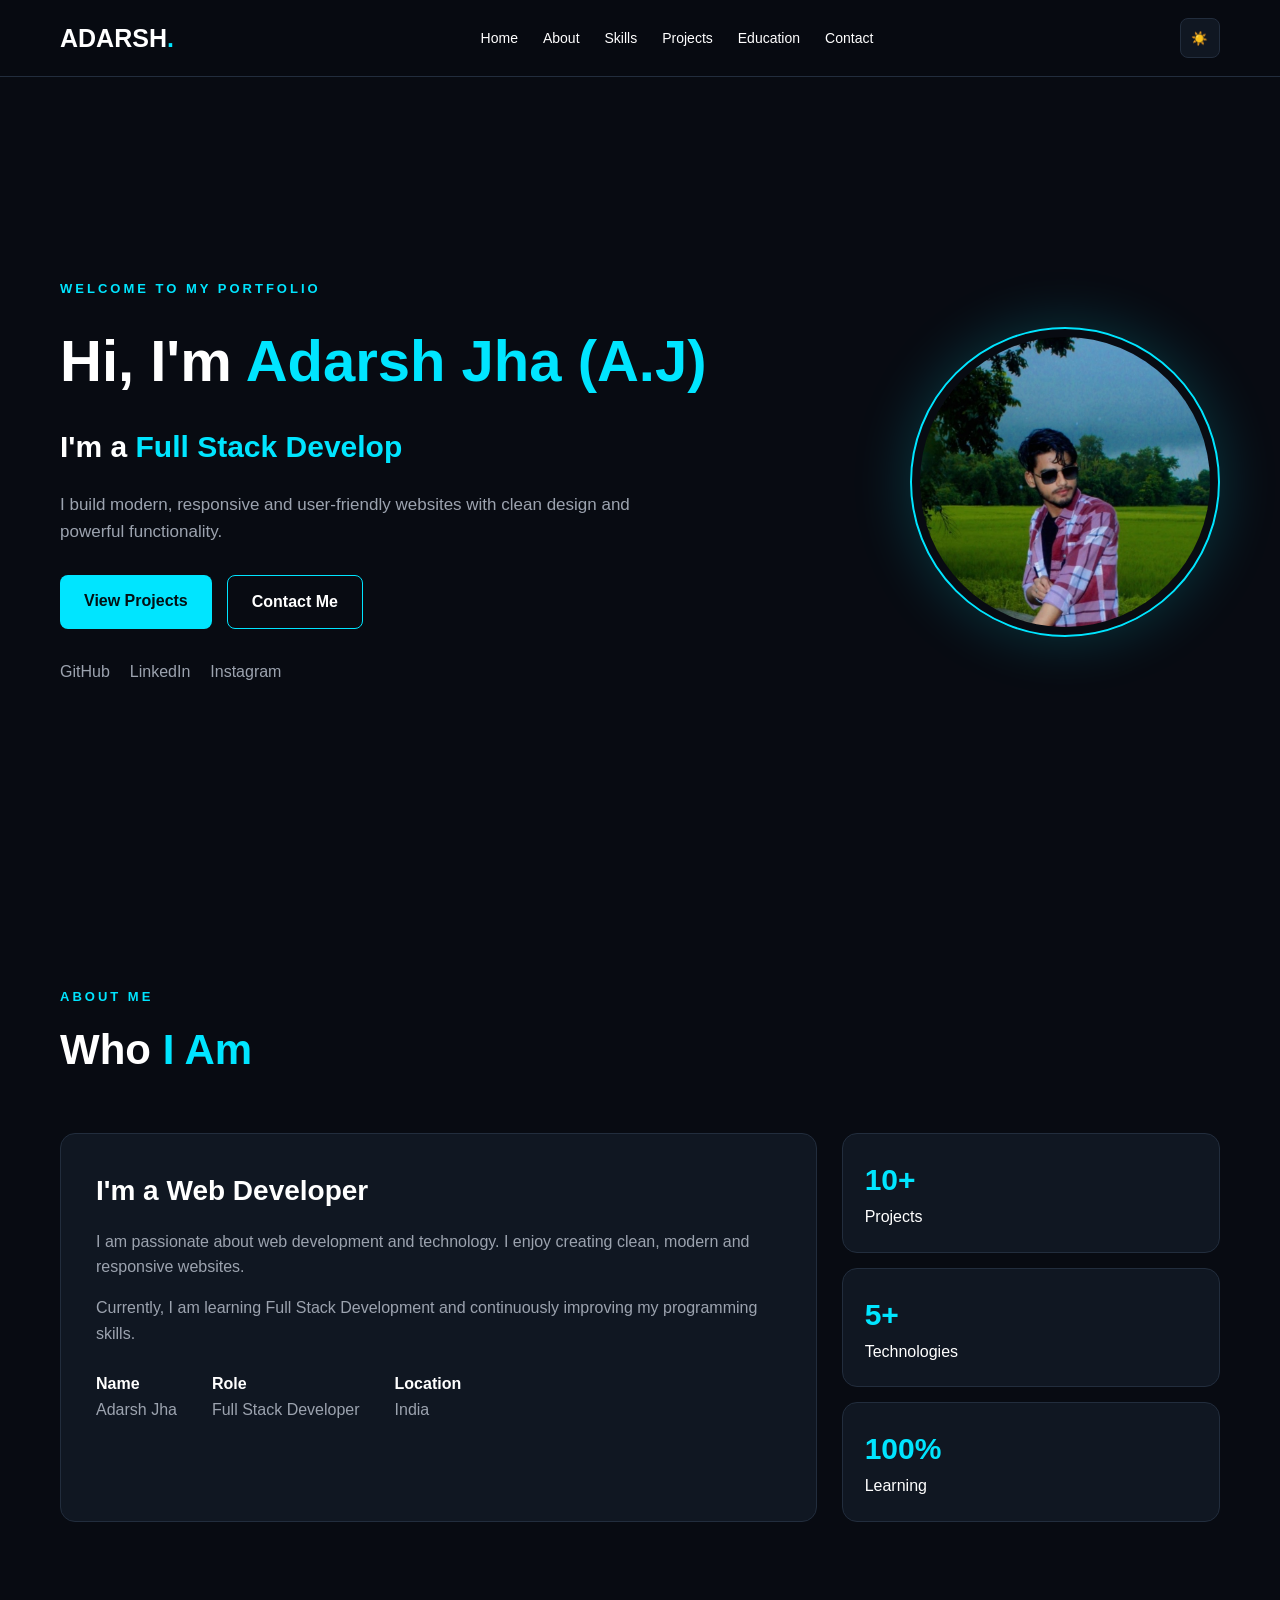
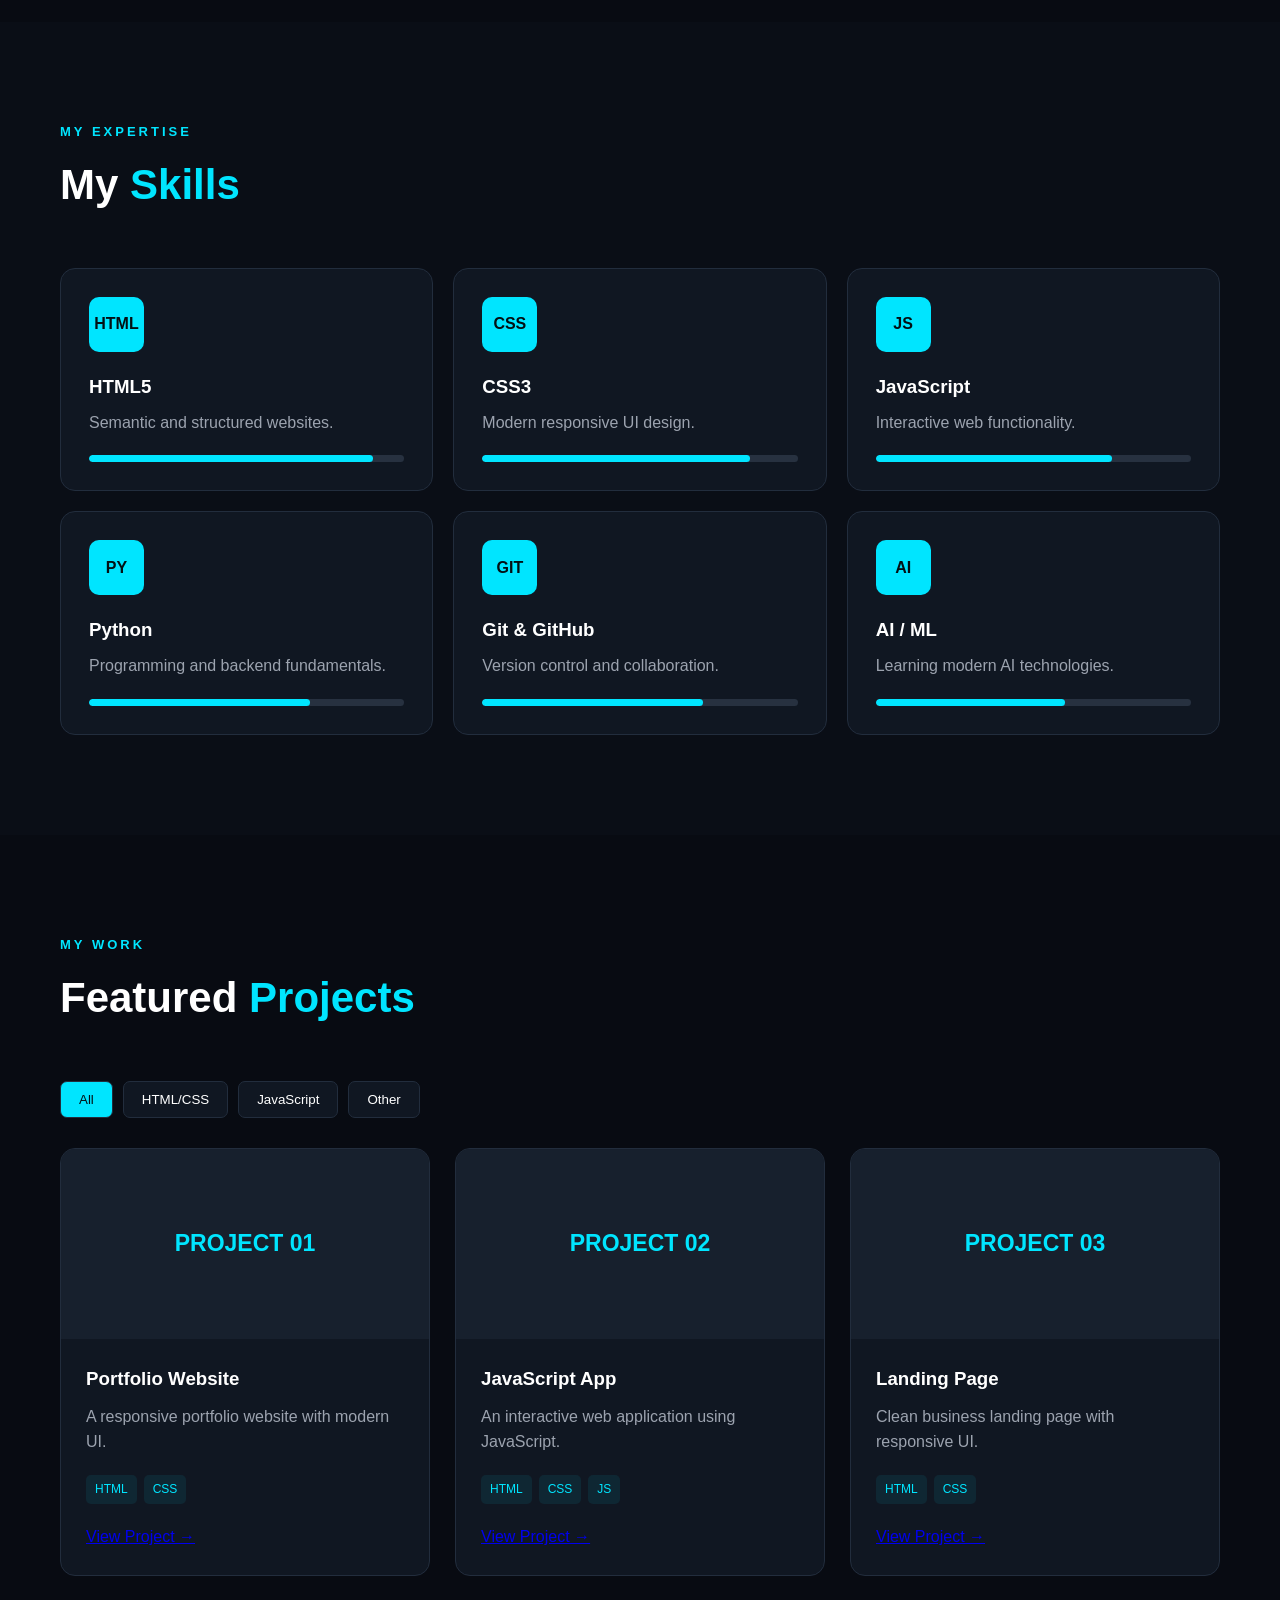
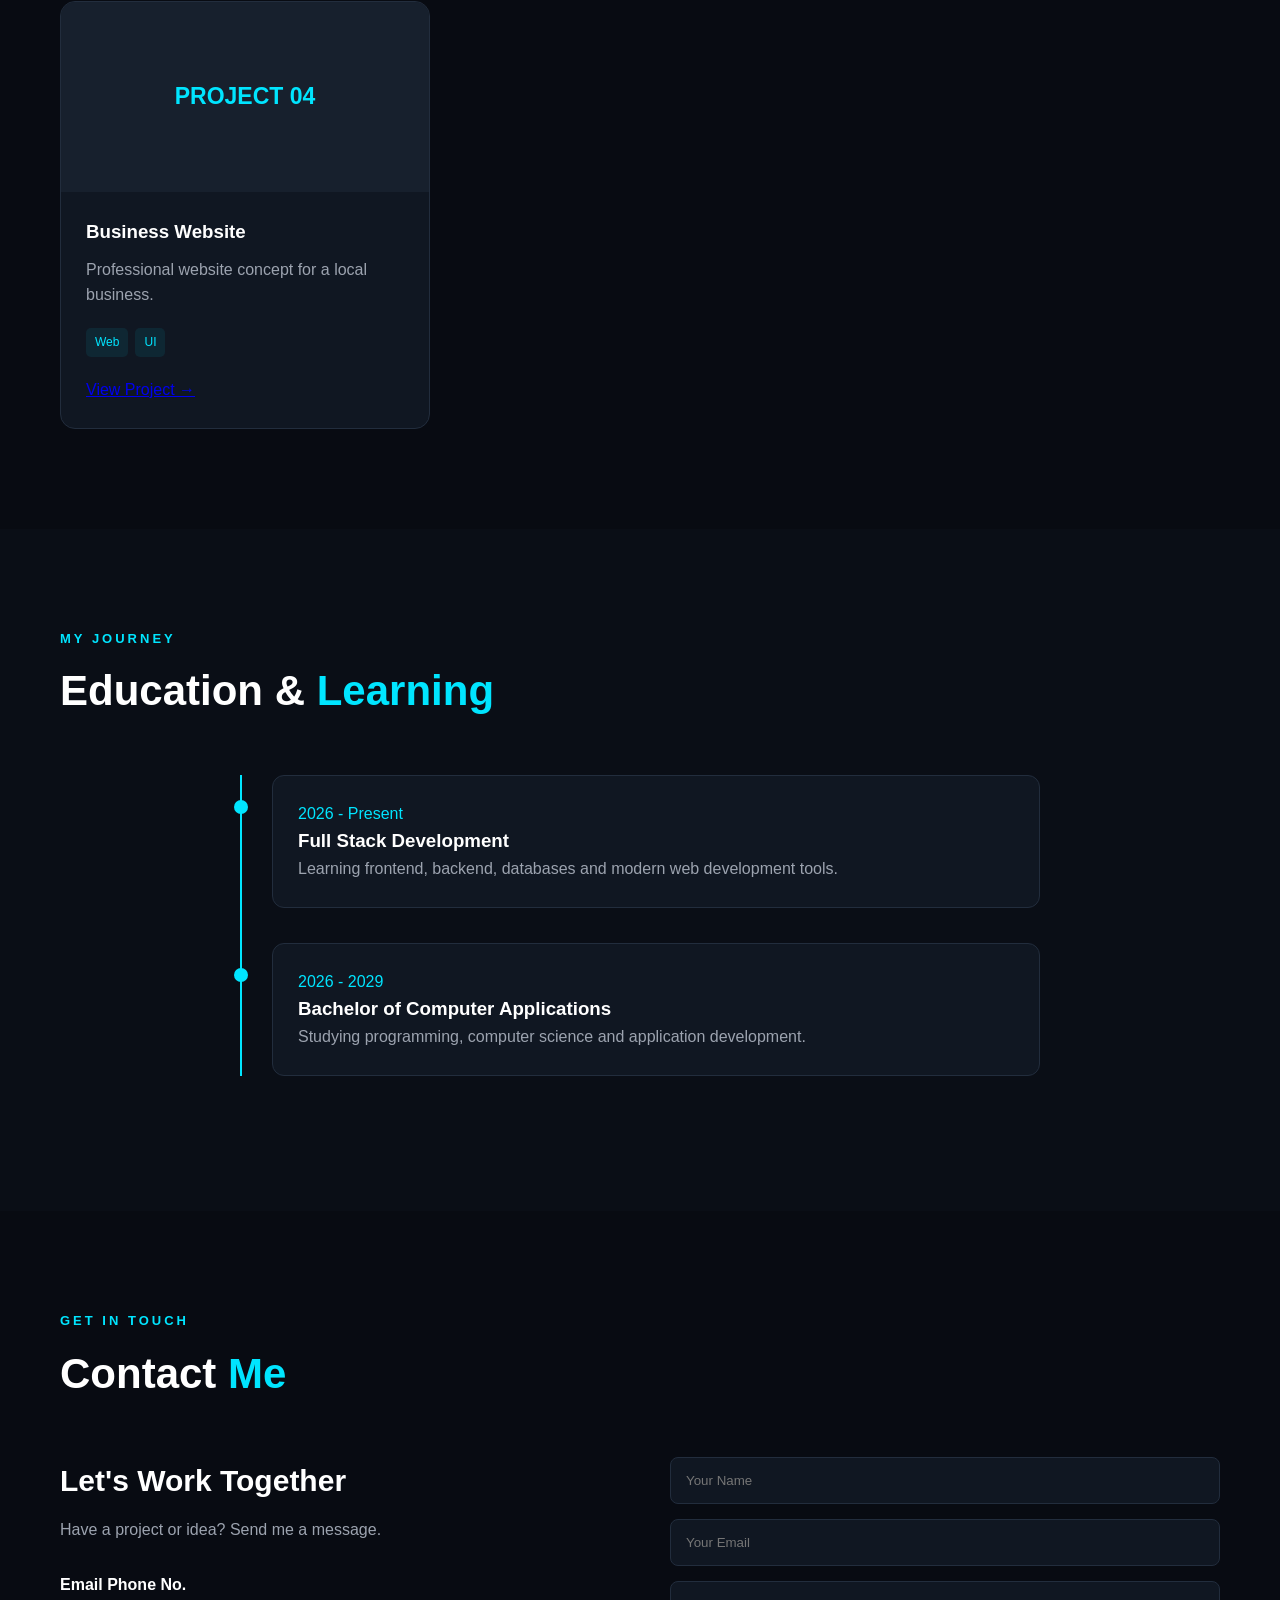
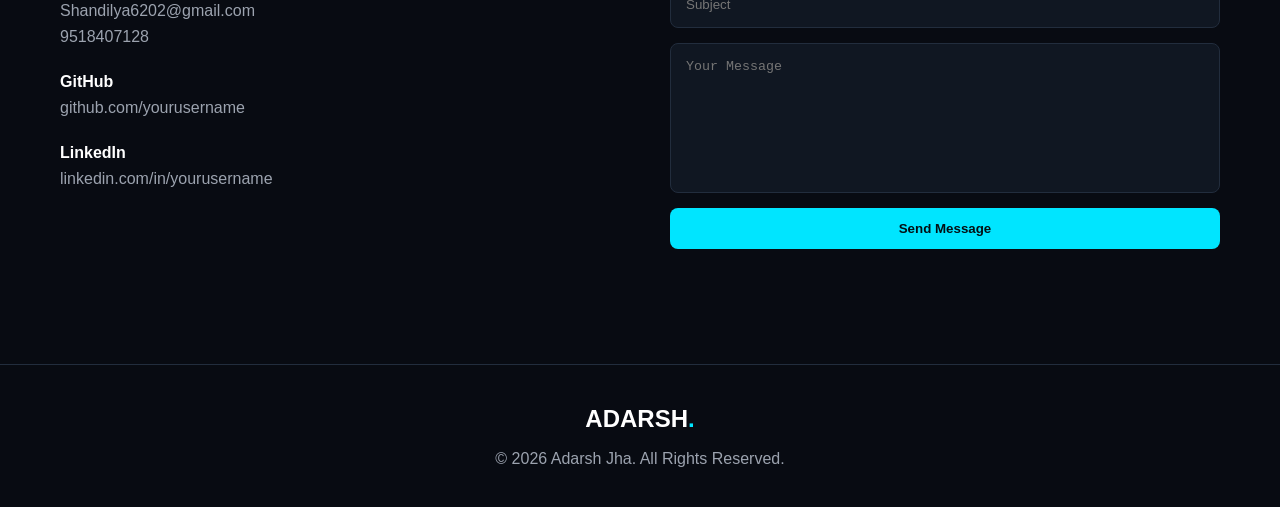
<file: index.html>
<!DOCTYPE html>
<html lang="en">
<head>
    <meta charset="UTF-8">
    <meta name="viewport" content="width=device-width, initial-scale=1.0">

    <title>Adarsh Jha | Full Stack Developer</title>

    <link rel="stylesheet" href="style.css">
</head>

<body>

    <!-- NAVBAR -->
    <header class="header">
        <nav class="navbar">

            <a href="#home" class="logo">
                ADARSH<span>.</span>
            </a>

            <div class="nav-links" id="navLinks">
                <a href="#home">Home</a>
                <a href="#about">About</a>
                <a href="#skills">Skills</a>
                <a href="#projects">Projects</a>
                <a href="#education">Education</a>
                <a href="#contact">Contact</a>
            </div>

            <div class="nav-actions">
                <button id="themeBtn" class="theme-btn">☀️</button>
                <button id="menuBtn" class="menu-btn">☰</button>
            </div>

        </nav>
    </header>


    <!-- HERO -->
    <main>

        <section class="hero" id="home">

            <div class="hero-content">

                <p class="eyebrow">WELCOME TO MY PORTFOLIO</p>

                <h1>
                    Hi, I'm <span>Adarsh Jha (A.J)</span>
                </h1>

                <h2>
                    I'm a <span id="typingText">Full Stack Developer</span>
                </h2>

                <p class="hero-description">
                    I build modern, responsive and user-friendly websites
                    with clean design and powerful functionality.
                </p>

                <div class="hero-buttons">
                    <a href="#projects" class="btn">View Projects</a>
                    <a href="#contact" class="btn btn-outline">Contact Me</a>
                </div>

                <div class="social-links">
                    <a href="#"_blank">GitHub</a>
                    <a href="#" target="_blank">LinkedIn</a>
                    <a href="https://www.instagram.com/adarsh_shandilya_05?stkn=NTdub245ZzczdXhn" target="_blank">Instagram</a>
                </div>

            </div>


            <div class="hero-image">

                <div class="image-glow">
                    <img src="WhatsApp Image 2026-09-26 at 1.04.15 AM.jpeg" alt="Adarsh Jha">
                </div>

            </div>

        </section>


        <!-- ABOUT -->
        <section class="section" id="about">

            <div class="section-heading">
                <p>ABOUT ME</p>
                <h2>Who <span>I Am</span></h2>
            </div>

            <div class="about-container">

                <div class="about-card">

                    <h3>I'm a Web Developer</h3>

                    <p>
                        I am passionate about web development and technology.
                        I enjoy creating clean, modern and responsive websites.
                    </p>

                    <p>
                        Currently, I am learning Full Stack Development and
                        continuously improving my programming skills.
                    </p>

                    <div class="about-details">

                        <div>
                            <strong>Name</strong>
                            <span>Adarsh Jha</span>
                        </div>

                        <div>
                            <strong>Role</strong>
                            <span>Full Stack Developer</span>
                        </div>

                        <div>
                            <strong>Location</strong>
                            <span>India</span>
                        </div>

                    </div>

                </div>

                <div class="stats">

                    <div class="stat-card">
                        <h3>10+</h3>
                        <p>Projects</p>
                    </div>

                    <div class="stat-card">
                        <h3>5+</h3>
                        <p>Technologies</p>
                    </div>

                    <div class="stat-card">
                        <h3>100%</h3>
                        <p>Learning</p>
                    </div>

                </div>

            </div>

        </section>


        <!-- SKILLS -->
        <section class="section section-dark" id="skills">

            <div class="section-heading">
                <p>MY EXPERTISE</p>
                <h2>My <span>Skills</span></h2>
            </div>

            <div class="skills-grid">

                <div class="skill-card">
                    <div class="skill-icon">HTML</div>
                    <h3>HTML5</h3>
                    <p>Semantic and structured websites.</p>
                    <div class="skill-bar">
                        <span style="width: 90%;"></span>
                    </div>
                </div>

                <div class="skill-card">
                    <div class="skill-icon">CSS</div>
                    <h3>CSS3</h3>
                    <p>Modern responsive UI design.</p>
                    <div class="skill-bar">
                        <span style="width: 85%;"></span>
                    </div>
                </div>

                <div class="skill-card">
                    <div class="skill-icon">JS</div>
                    <h3>JavaScript</h3>
                    <p>Interactive web functionality.</p>
                    <div class="skill-bar">
                        <span style="width: 75%;"></span>
                    </div>
                </div>

                <div class="skill-card">
                    <div class="skill-icon">PY</div>
                    <h3>Python</h3>
                    <p>Programming and backend fundamentals.</p>
                    <div class="skill-bar">
                        <span style="width: 70%;"></span>
                    </div>
                </div>

                <div class="skill-card">
                    <div class="skill-icon">GIT</div>
                    <h3>Git & GitHub</h3>
                    <p>Version control and collaboration.</p>
                    <div class="skill-bar">
                        <span style="width: 70%;"></span>
                    </div>
                </div>

                <div class="skill-card">
                    <div class="skill-icon">AI</div>
                    <h3>AI / ML</h3>
                    <p>Learning modern AI technologies.</p>
                    <div class="skill-bar">
                        <span style="width: 60%;"></span>
                    </div>
                </div>

            </div>

        </section>


        <!-- PROJECTS -->
        <section class="section" id="projects">

            <div class="section-heading">
                <p>MY WORK</p>
                <h2>Featured <span>Projects</span></h2>
            </div>

            <div class="filter-buttons">
                <button class="filter-btn active" data-filter="all">All</button>
                <button class="filter-btn" data-filter="html">HTML/CSS</button>
                <button class="filter-btn" data-filter="js">JavaScript</button>
                <button class="filter-btn" data-filter="other">Other</button>
            </div>

            <div class="projects-grid">

                <article class="project-card" data-category="html">

                    <div class="project-image">
                        <span>PROJECT 01</span>
                    </div>

                    <div class="project-content">
                        <h3>Portfolio Website</h3>

                        <p>
                            A responsive portfolio website with modern UI.
                        </p>

                        <div class="tags">
                            <span>HTML</span>
                            <span>CSS</span>
                        </div>

                        <a href="project4.html" class="project">View Project →</a>
                    </div>

                </article>


                <article class="project-card" data-category="js">

                    <div class="project-image">
                        <span>PROJECT 02</span>
                    </div>

                    <div class="project-content">
                        <h3>JavaScript App</h3>

                        <p>
                            An interactive web application using JavaScript.
                        </p>

                        <div class="tags">
                            <span>HTML</span>
                            <span>CSS</span>
                            <span>JS</span>
                        </div>

                        <a href="project5.html" class="project">View Project →</a>
                    </div>

                </article>


                <article class="project-card" data-category="html">

                    <div class="project-image">
                        <span>PROJECT 03</span>
                    </div>

                    <div class="project-content">
                        <h3>Landing Page</h3>

                        <p>
                            Clean business landing page with responsive UI.
                        </p>

                        <div class="tags">
                            <span>HTML</span>
                            <span>CSS</span>
                        </div>

                        <a href="project11.html" class="project">View Project →</a>
                    </div>

                </article>


                <article class="project-card" data-category="other">

                    <div class="project-image">
                        <span>PROJECT 04</span>
                    </div>

                    <div class="project-content">
                        <h3>Business Website</h3>

                        <p>
                            Professional website concept for a local business.
                        </p>

                        <div class="tags">
                            <span>Web</span>
                            <span>UI</span>
                        </div>

                        <a href="clipPath.html" class="project">View Project →</a>
                    </div>

                </article>

            </div>

        </section>


        <!-- EDUCATION -->
        <section class="section section-dark" id="education">

            <div class="section-heading">
                <p>MY JOURNEY</p>
                <h2>Education & <span>Learning</span></h2>
            </div>

            <div class="timeline">

                <div class="timeline-item">

                    <div class="timeline-dot"></div>

                    <div class="timeline-card">
                        <span>2026 - Present</span>
                        <h3>Full Stack Development</h3>
                        <p>
                            Learning frontend, backend, databases and
                            modern web development tools.
                        </p>
                    </div>

                </div>


                <div class="timeline-item">

                    <div class="timeline-dot"></div>

                    <div class="timeline-card">
                        <span>2026 - 2029</span>
                        <h3>Bachelor of Computer Applications</h3>
                        <p>
                            Studying programming, computer science and
                            application development.
                        </p>
                    </div>

                </div>

            </div>

        </section>


        <!-- CONTACT -->
        <section class="section" id="contact">

            <div class="section-heading">
                <p>GET IN TOUCH</p>
                <h2>Contact <span>Me</span></h2>
            </div>

            <div class="contact-container">

                <div class="contact-info">

                    <h3>Let's Work Together</h3>

                    <p>
                        Have a project or idea? Send me a message.
                    </p>

                    <div class="contact-detail">
                        <strong>Email Phone No.</strong>
                        <span>Shandilya6202@gmail.com</span>
                        <span>9518407128</span>
                    </div>

                    <div class="contact-detail">
                        <strong>GitHub</strong>
                        <span>github.com/yourusername</span>
                    </div>

                    <div class="contact-detail">
                        <strong>LinkedIn</strong>
                        <span>linkedin.com/in/yourusername</span>
                    </div>

                </div>


                <form class="contact-form" id="contactForm">

                    <input type="text" id="name" placeholder="Your Name" required>

                    <input type="email" id="email" placeholder="Your Email" required>

                    <input type="text" id="subject" placeholder="Subject" required>

                    <textarea id="message" placeholder="Your Message" required></textarea>

                    <button type="submit" class="btn">
                        Send Message
                    </button>

                    <p id="formMessage"></p>

                </form>

            </div>

        </section>

    </main>


    <!-- FOOTER -->
    <footer>

        <h2>ADARSH<span>.</span></h2>

        <p>
            © 2026 Adarsh Jha. All Rights Reserved.
        </p>

    </footer>


    <!-- BACK TO TOP -->
    <button id="topBtn" class="top-btn">↑</button>


    <script src="script.js"></script>

</body>
</html>
</file>
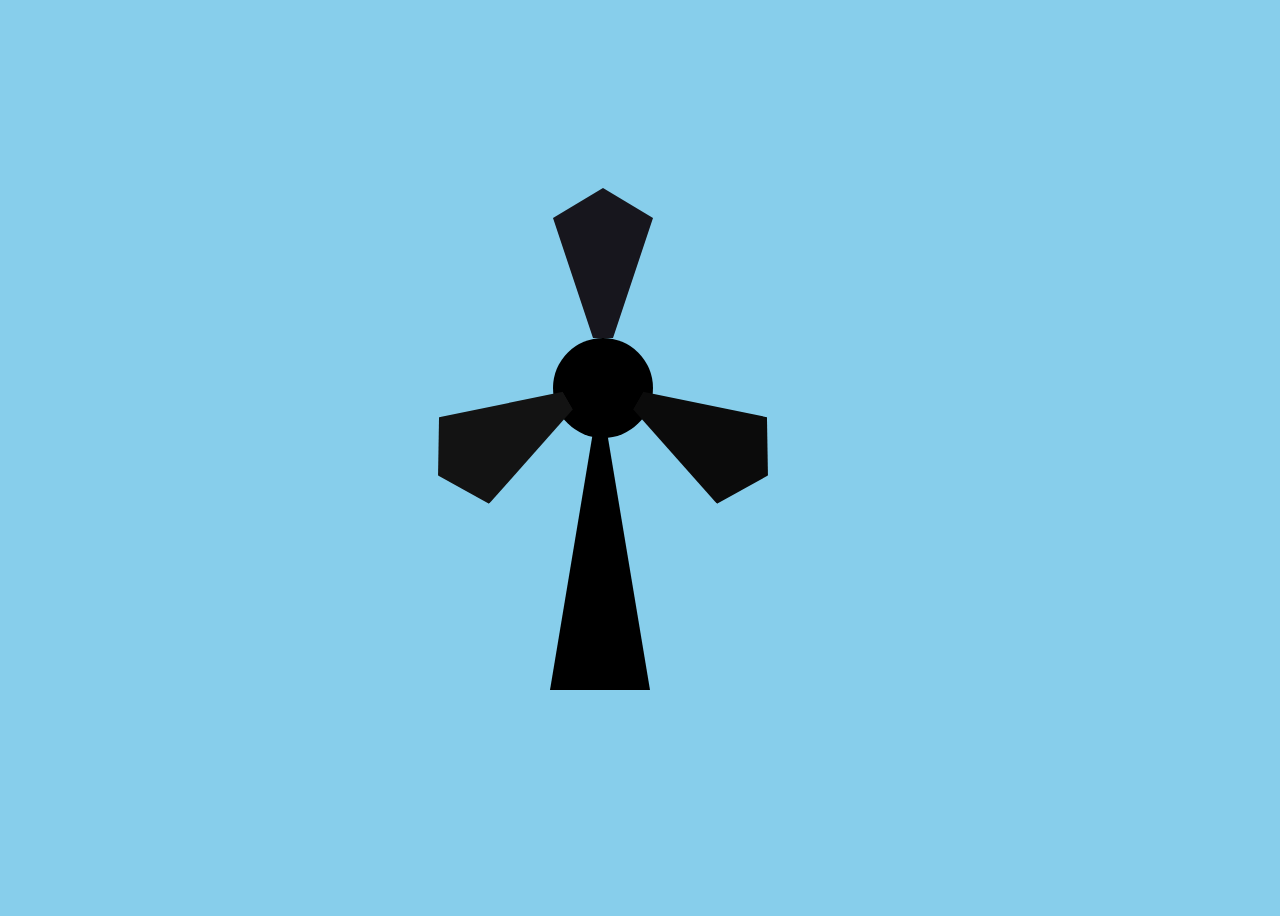
<file: clipPath.html>
<!DOCTYPE html>
<html lang="en">
<head>
    <meta charset="UTF-8">
    <meta name="viewport" content="width=device-width, initial-scale=1.0">
    <title>Document</title>
    <style>
        div{
            /* height: 100px;
            width: 100px; */
            background-color:black
        }
        #t{
            border-radius: 50%;
            position: absolute;
            /* left:600px; */
            /* top: 190px; */
            height: 100px;
            width: 100px;
        }
        /* @keyframes moving{

        }
        0%{           
                transform: rotate(0deg);
                border-radius: 0px
            }
            50%{
                transform: rotate(180deg);
                border-radius: 50%;
            }
            100%{
                transform: rotate(360deg);
                border-radius: 0px;
            } */

        
        #blade{
            clip-path: polygon(50% 0%, 100% 20%, 60% 100%, 40% 100%, 0% 20%);
            height: 150px;
            width: 100px;
            position: absolute;
            bottom: 100px;
            background-color: rgb(23, 22, 29);
        }
        #blade2{
            clip-path: polygon(50% 0%, 100% 20%, 60% 100%, 40% 100%, 0% 20%);
            height: 150px;
            width: 100px;
            position: absolute;
            left: -100px;
            top:25px;
            /* bottom: 0; */
            transform: rotate(240deg);
            background-color: rgb(19, 19, 19);
        }
        #blade3{
            clip-path: polygon(50% 0%, 100% 20%, 60% 100%, 40% 100%, 0% 20%);
            height:150px ;
            width: 100px;
            position: absolute;
            left:100px ;
            top:25px;
            transform: rotate(120deg);
            background-color: rgb(11, 11, 11);
        }
        #stick{
            clip-path: polygon(50% 0%, 0% 100%, 100% 100%);
            height:300px;
            width: 100px;
            position: absolute;
            left: 550px;
            top: 390px;
            /* transform: rotate(207deg); */
        }
        body{
            background-color: skyblue;
            overflow: hidden;
            height: 100vh;
        }
        /* #k{
            clip-path: polygon(0% 0%, 100% 0%, 50% 50%, 100% 100%, 0% 100%);
        }

        #hexagon{
            clip-path: polygon(50% 0%, 100% 30%, 100% 70%, 50% 100%, 0% 70%, 0% 30%);
        }
        #t{
            clip-path: polygon(50% 0%, 0% 100%, 100% 100%);
        } */

        #fan{
            position: relative;
            height: 10px;
            height: 100px;
            aspect-ratio: 1;
            top: 330px;
            left: 545px;
            border-radius: 50%;
            /* background-color: transparent; */
             animation: rotate 2s linear infinite; 
        }

        @keyframes rotate {
            from {
                tranform: rotate(0deg);
            }
            to{
                transform: rotate(360deg)
            }
        }
    </style>
</head>
<body>
     <!-- <div id="k"></div>
    <div id="hexagon"></div>
    <div id="t">triangel</div>  -->
    
    <div id="fan">
        <!-- <div id="t"></div> -->
        <div id="blade"></div>
        <div id="blade2"></div>
        <div id="blade3"></div>
    </div>
    <div id="stick"></div>
</body>
</html>
</file>
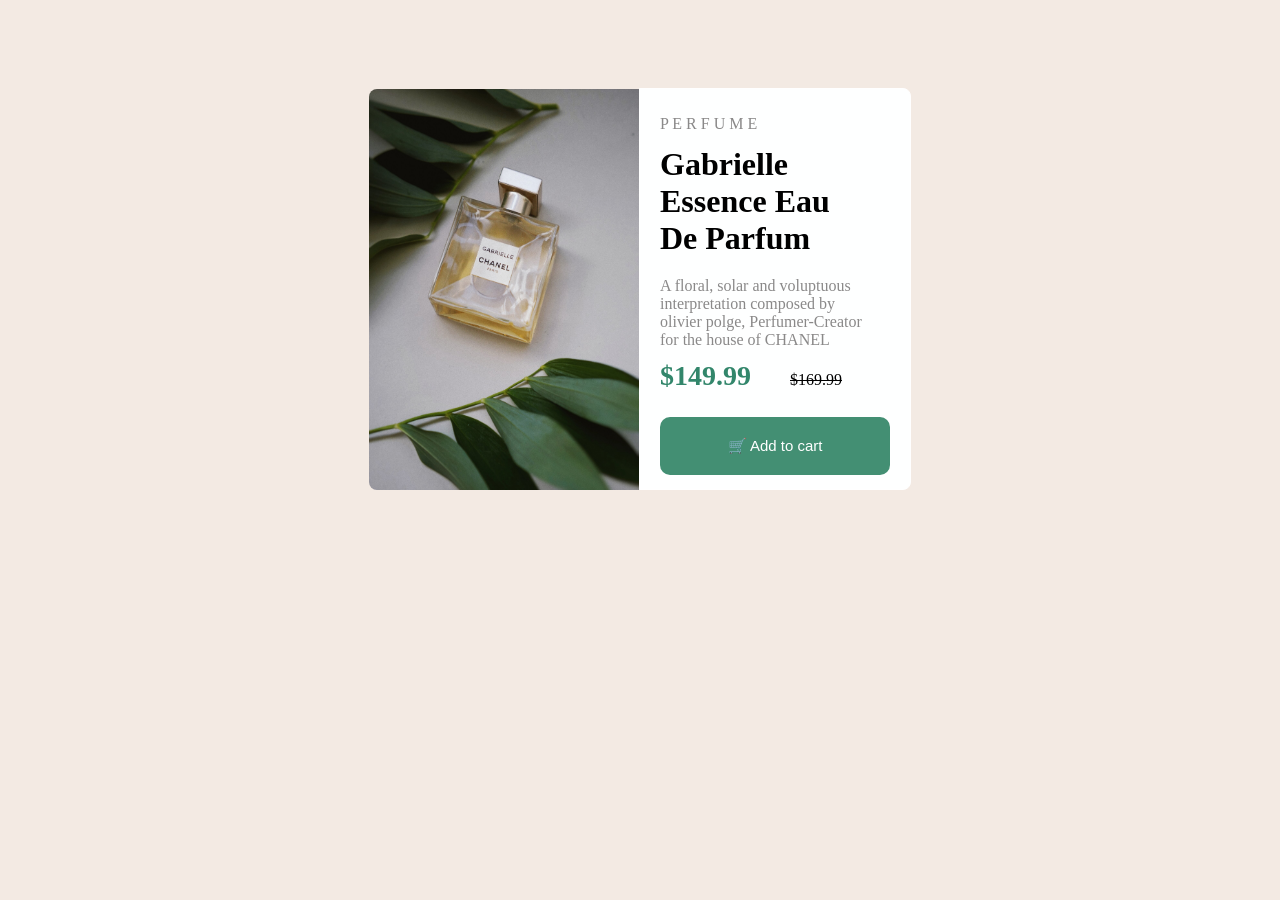
<file: project11.html>
<!DOCTYPE html>
<html lang="en">
<head>
    <meta charset="UTF-8">
    <meta name="viewport" content="width=device-width, initial-scale=1.0">
    <title>Document</title>
    <style>
        body{
            display:flex;
            height: 100%;
            justify-content: center;
            align-items: center;
            background-color:#f3eae3;
            overflow: hidden;
        }
        #one{
            height: 400px;
            width: 270px;
            border:1px solid white;
            position: relative;
            top: 80px;
            background-color: #feffff;
            border-bottom-right-radius: 8px;
            border-top-right-radius: 8px;
        }
        img{
            position: relative;
            top: 80px;
            border-top-left-radius: 8px;
            border-bottom-left-radius: 8px;
        }
        p{
            padding: 20px;
            color: rgb(138, 137, 137);
        
        }
        h1{
            padding: 20px;
            position: relative;
            bottom: 58px;
        }
        #line{
            position: relative;
            bottom: 100px;
            color:  rgb(138, 137, 137);
        }
        #price{
            padding:20px;
            position: relative;
            bottom: 125px;
            font-size: 28px;
            font-weight: bold;
            color: #32866b;
        }
        #two{
            position: relative;
            bottom: 125px;
            padding: 15px;
            text-decoration: line-through;
        }
        button{
            position: relative;
            bottom: 100px;
            left: 20px;
            width: 230px;
            background-color: #438f73;
            color: white;
            border: none;
            padding: 20px;
            border-radius: 10px;
            font-size: 15px;
        }
        p{
            position: relative;
            bottom: 10px;
        }
    </style>
</head>
<body>
    <img src="perfume.png" height="401px" width="270px">
    <div id="one">
        <p>P E R F U M E</p>
        <h1>Gabrielle <br> Essence Eau <br> De Parfum</h1>
        <p id="line">A floral, solar and voluptuous <br> interpretation composed by <br> olivier polge, Perfumer-Creator <br> for the house of CHANEL</p>
        <span id="price"> $149.99</span>
        <span id="two">$169.99</span>
        <br>
        <button>🛒  Add to cart</button>
    </div>
</body>
</html>
</file>
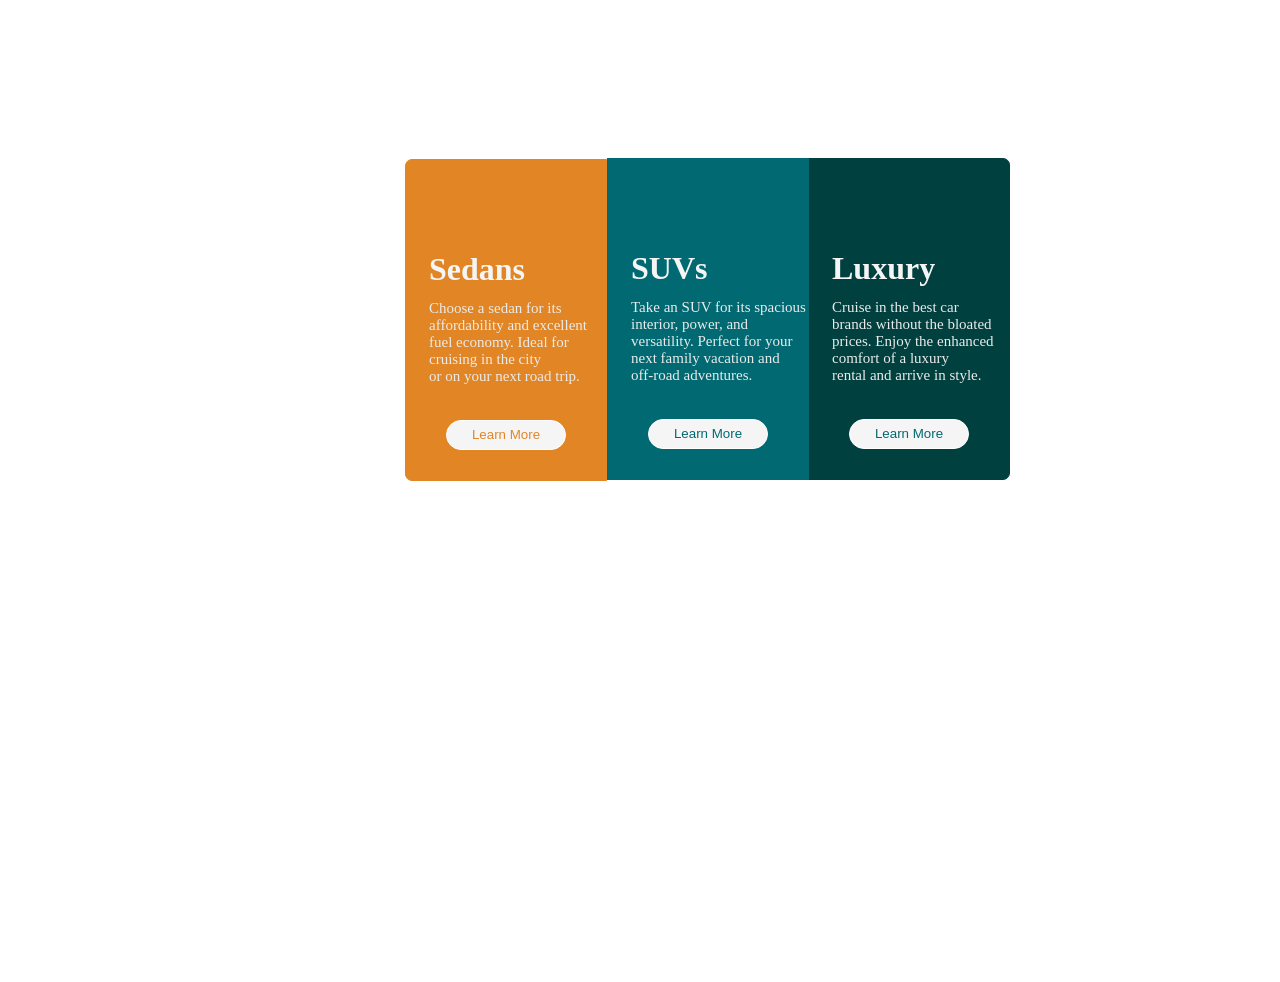
<file: project16.html>
<!DOCTYPE html>
<html lang="en">
<head>
    <meta charset="UTF-8">
    <meta name="viewport" content="width=, initial-scale=1.0">
    <title>Document</title>
    <style>
        #one{
            height: 320px;
            width: 200px;
            border: 1px solid #00403f;
            position: relative;
            left: 800px;
            top:150px;
            background-color: #00403f;
            border-top-right-radius: 7px;
            border-bottom-right-radius: 7px;
        }
        #two{
             height: 320px;
            width: 200px;
            border: 1px solid #016972;
            position: relative;
            left: 599px;
            bottom: 172px;
            background-color: #016972;
        }
        #three{
             height: 320px;
            width: 200px;
            border: 1px solid #e28525;
            position: relative;
            left: 397px;
            bottom:493px ;
            background-color: #e28525;
            border-bottom-left-radius: 7px;
             border-top-left-radius: 7px;  
           
        }
        h1{
           color: whitesmoke; 
           position: relative;
           top: 70px;
           left: 23px;
        }
        p{
            position: relative;
            top: 60px;
            left: 23px; 
            color: rgb(234, 235, 235);
            font-size: 15px;
        }
        button{
            border: 1px solid white;
            color:#e28525; 
            background-color: whitesmoke;
            position: relative;
            top: 80px;
            left: 40px;
            height: 30px;
            width: 120px;
            border-radius: 20px;
        }
        #bom{
          border: 1px solid white;
            color:#016972;
            background-color: whitesmoke;
            position: relative;
            top: 80px;
            left: 40px;
            height: 30px;
            width: 120px;
            border-radius: 20px;  
        }
        #click{
            border: 1px solid white;
            color: #016972;
            background-color: whitesmoke;
            position: relative;
            top: 80px;
            left: 40px;
            height: 30px;
            width: 120px;
            border-radius: 20px;  
        }
    </style>
</head>
<body>
    <div id="one">
         
        <h1 id="big">Luxury</h1>
        <p id="likh">Cruise in the best car<br> brands without the bloated<br> prices. Enjoy the enhanced<br> comfort of a luxury<br> rental and arrive in style.</p>
        <button id="click">Learn More</button>

    </div>

    <div id="two">

        <h1 id="heading">SUVs</h1>
        <p id="para">Take an SUV for its spacious<br> interior, power, and <br> versatility. Perfect for your <br> next family vacation and<br> off-road adventures.</p>
        <button id="bom">Learn More</button>

    </div>

    <div id="three">

        <h1>Sedans</h1>
        <p>Choose a sedan for its affordability and excellent<br> fuel economy. Ideal for<br> cruising in the city<br> or on your next road trip.</p>
        <button>Learn More</button>

    </div>
    
</body>
</html>
</file>
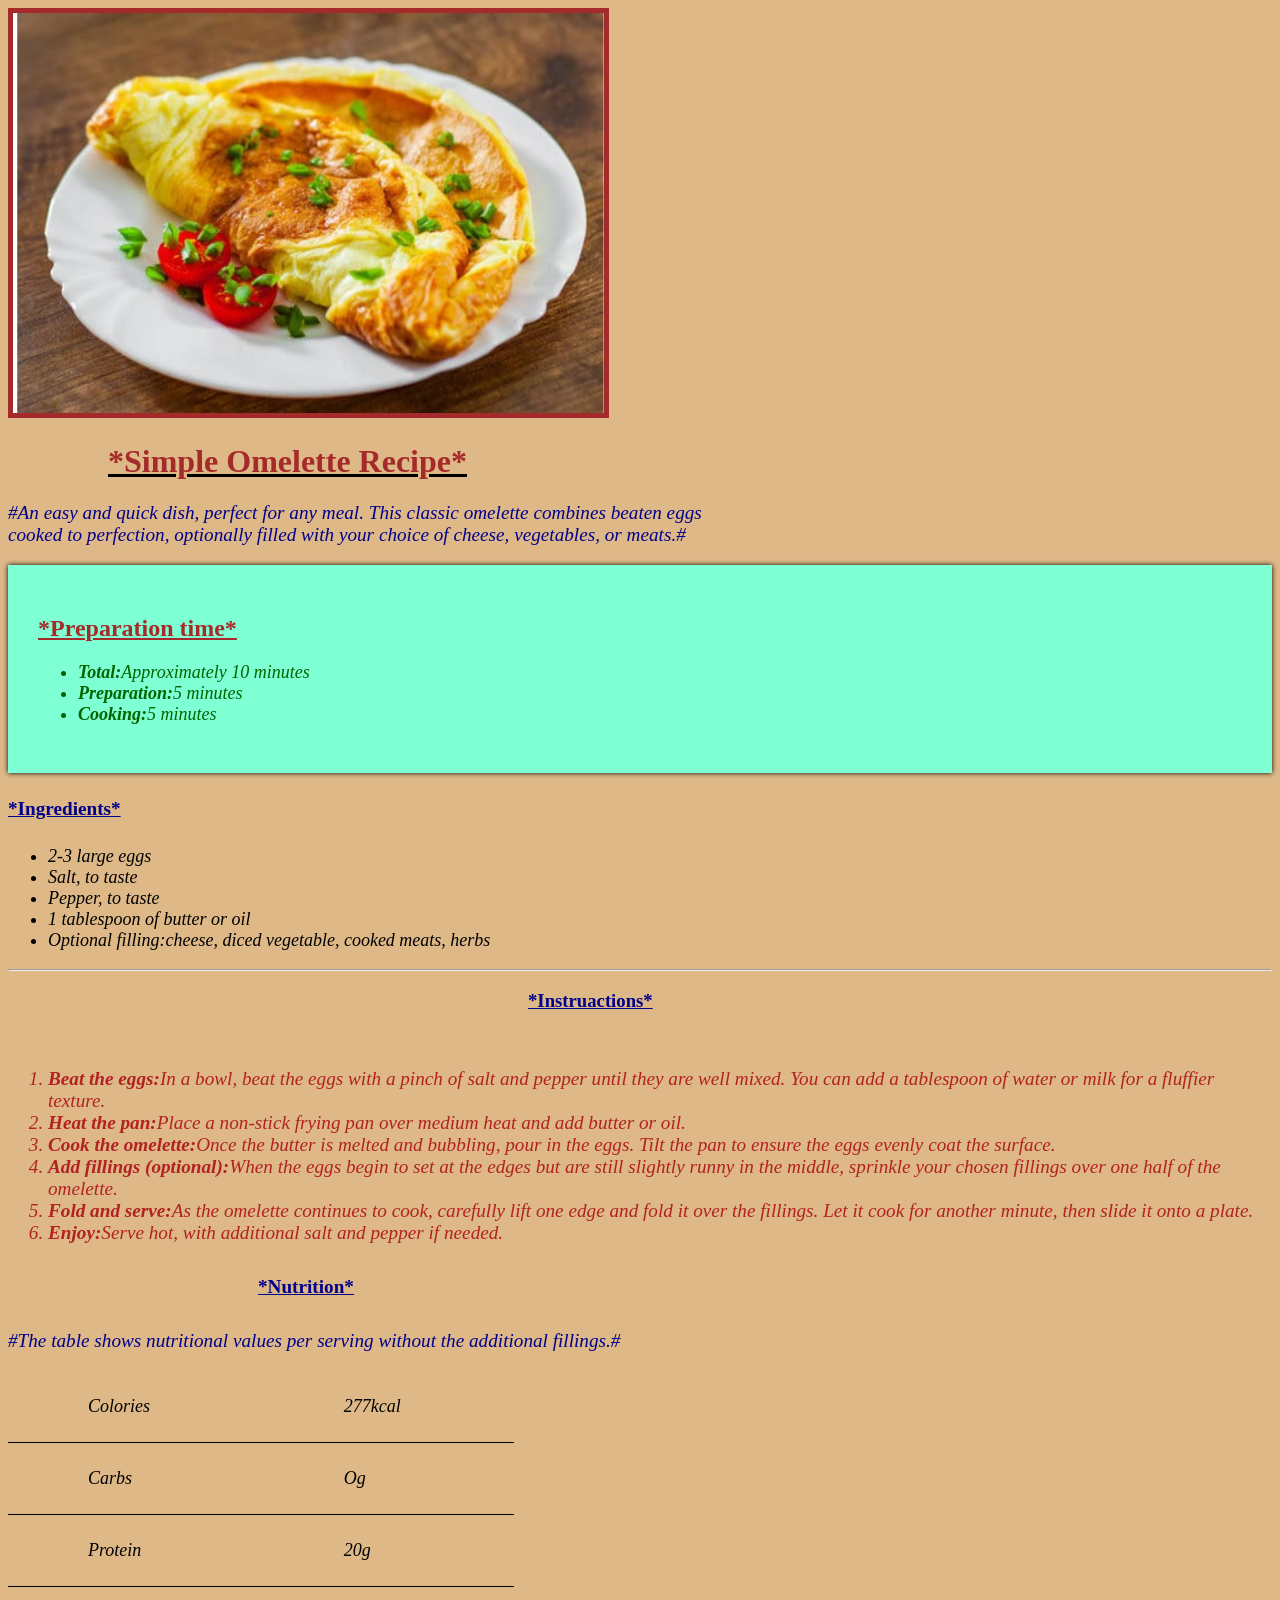
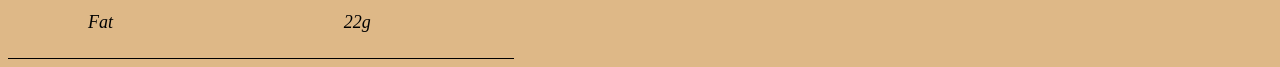
<file: project4.html>
<!DOCTYPE html>
<html lang="en">
<head>
    <meta charset="UTF-8">
    <meta name="viewport" content="width=device-width, initial-scale=1.0">
    <title>Document</title>
    <link rel="stylesheet" href="project4.css">
</head>
<body>
    <img src="egg.jpg2.png" alt="omlette recipe" height="400">
    <h1>*Simple Omelette Recipe*</h1>
    <p>#An easy and quick dish, perfect for any meal. This classic omelette combines beaten eggs <br> cooked to perfection, optionally filled with your choice of cheese, vegetables, or meats.#</p>
    <div>
    <h2>*Preparation time*</h2>
    <ul>
        <li><b>Total:</b>Approximately 10 minutes</li>
        <li><b>Preparation:</b>5 minutes</li>
        <li><b>Cooking:</b>5 minutes</li>
    </ul>
    </div>
    <h4>*Ingredients*</h4>
    <ul>
    <li>2-3 large eggs</li>
    <li>Salt, to taste</li>
    <li>Pepper, to taste</li>
    <li>1 tablespoon of butter or oil</li>
    <li>Optional filling:cheese, diced vegetable, cooked meats, herbs</li>
    </ul>
    <hr>
    <h3>*Instruactions*</h3>
    <br>
    <ol>
        <li><b>Beat the eggs:</b>In a bowl, beat the eggs with a pinch of salt and pepper until they are well mixed. You can add a tablespoon of water or milk for a fluffier texture.</li>
        <li><b>Heat the pan:</b>Place a non-stick frying pan over medium heat and add butter or oil.</li>
        <li><b>Cook the omelette:</b>Once the butter is melted and bubbling, pour in the eggs. Tilt the pan to ensure the eggs evenly coat the surface.</li>
        <li><b>Add fillings (optional):</b>When the eggs begin to set at the edges but are still slightly runny in the middle, sprinkle your chosen fillings over one half of the omelette.</li>
        <li><b>Fold and serve:</b>As the omelette continues to cook, carefully lift one edge and fold it over the fillings. Let it cook for another minute, then slide it onto a plate.</li>
        <li><b>Enjoy:</b>Serve hot, with additional salt and pepper if needed.</li>
    </ol>
    <h5>*Nutrition*</h5>
    <p>#The table shows nutritional values per serving without the additional fillings.#</p>
    <table>
        <tr>
            <td>Colories</td>
            <td>277kcal</td>
        </tr>
        <tr>
            <td>Carbs</td>
            <td>Og</td>
        </tr>
        <tr>
            <td>Protein</td>
            <td>20g</td>
        </tr>
        <tr>
            <td>Fat</td>
            <td>22g</td>
        </tr>
    </table>
</body>
</html>
</file>
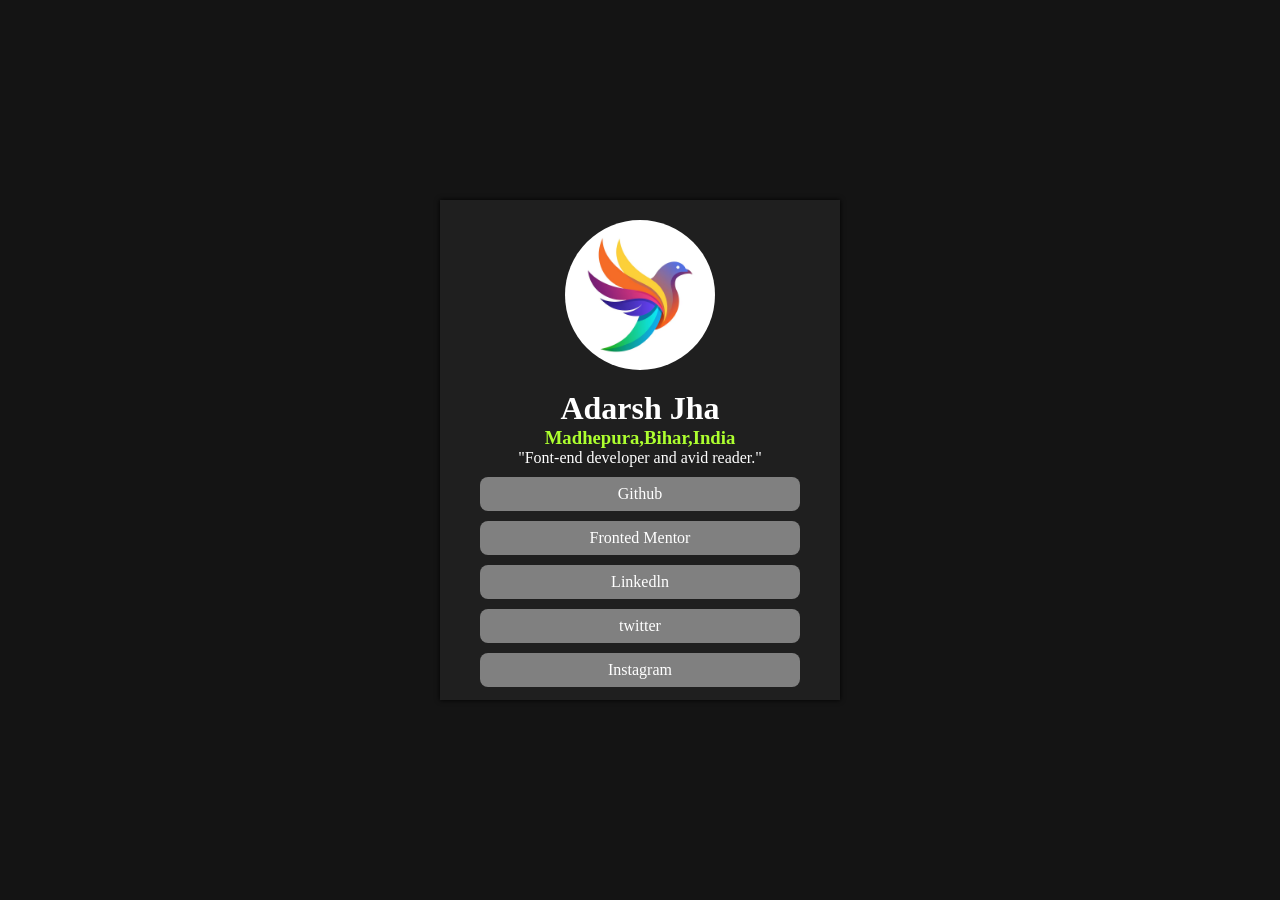
<file: project5.html>
<!DOCTYPE html>
<html lang="en">
<head>
    <meta charset="UTF-8">
    <meta name="viewport" content="width=device-width, initial-scale=1.0">
    <title>Document</title>
    <link rel="stylesheet" href="project5.css">
</head>
<body>
    <div>
        <img src="colorful-bird-gradient-illustration-logo-concept_1253202-1468.avif" height="200px">
        <h1>Adarsh Jha</h1>
        <h3>Madhepura,Bihar,India</h3>
        <p>"Font-end developer and avid reader."</p>
        <p class="links"><a href="#">Github</a></p>
        <p class="links"><a href="#">Fronted Mentor</a></p>
        <p class="links"><a href="#">Linkedln</a></p>
        
        <p class="links"><a href="#">twitter</a></p>
        
        <p class="links"><a href="#">Instagram</a></p>
    </div>
</body>
</html>
</file>
<file: style.css>
* {
    margin: 0;
    padding: 0;
    box-sizing: border-box;
    scroll-behavior: smooth;
}

:root {
    --bg: #080b12;
    --card: #101722;
    --card2: #0d131d;
    --text: #ffffff;
    --muted: #9ca3af;
    --border: #222d3d;
    --accent: #00e5ff;
}

body {
    font-family: Arial, sans-serif;
    background: var(--bg);
    color: var(--text);
    line-height: 1.6;
    transition: 0.3s;
}

body.light {
    --bg: #f4f7fb;
    --card: #ffffff;
    --card2: #ffffff;
    --text: #111827;
    --muted: #5b6472;
    --border: #dce2ea;
}


/* HEADER */

.header {
    position: sticky;
    top: 0;
    z-index: 999;
    background: rgba(8, 11, 18, 0.9);
    backdrop-filter: blur(12px);
    border-bottom: 1px solid var(--border);
}

body.light .header {
    background: rgba(255, 255, 255, 0.9);
}

.navbar {
    max-width: 1200px;
    margin: auto;
    padding: 18px 20px;
    display: flex;
    justify-content: space-between;
    align-items: center;
}

.logo {
    color: var(--text);
    text-decoration: none;
    font-size: 25px;
    font-weight: bold;
}

.logo span,
footer span {
    color: var(--accent);
}

.nav-links {
    display: flex;
    gap: 25px;
}

.nav-links a {
    color: var(--text);
    text-decoration: none;
    font-size: 14px;
    transition: 0.3s;
}

.nav-links a:hover {
    color: var(--accent);
}

.nav-actions {
    display: flex;
    gap: 10px;
}

.theme-btn,
.menu-btn {
    width: 40px;
    height: 40px;
    border: 1px solid var(--border);
    background: var(--card);
    color: var(--text);
    border-radius: 8px;
    cursor: pointer;
}

.menu-btn {
    display: none;
    font-size: 20px;
}


/* HERO */

.hero {
    max-width: 1200px;
    min-height: 90vh;
    margin: auto;
    padding: 80px 20px;
    display: flex;
    align-items: center;
    justify-content: space-between;
    gap: 60px;
}

.hero-content {
    max-width: 650px;
}

.eyebrow,
.section-heading p {
    color: var(--accent);
    letter-spacing: 3px;
    font-size: 13px;
    font-weight: bold;
}

.hero h1 {
    font-size: 58px;
    margin: 15px 0;
}

.hero h1 span,
.hero h2 span,
.section-heading h2 span {
    color: var(--accent);
}

.hero h2 {
    font-size: 30px;
    margin-bottom: 20px;
}

.hero-description {
    color: var(--muted);
    max-width: 600px;
    font-size: 17px;
}

.hero-buttons {
    display: flex;
    gap: 15px;
    margin-top: 30px;
}

.btn {
    display: inline-block;
    border: none;
    padding: 13px 24px;
    border-radius: 8px;
    background: var(--accent);
    color: #031014;
    text-decoration: none;
    font-weight: bold;
    cursor: pointer;
    transition: 0.3s;
}

.btn:hover {
    transform: translateY(-4px);
    box-shadow: 0 10px 30px rgba(0, 229, 255, 0.2);
}

.btn-outline {
    background: transparent;
    color: var(--text);
    border: 1px solid var(--accent);
}

.social-links {
    display: flex;
    gap: 20px;
    margin-top: 30px;
}

.social-links a {
    color: var(--muted);
    text-decoration: none;
}

.social-links a:hover {
    color: var(--accent);
}


/* HERO IMAGE */

.hero-image {
    flex-shrink: 0;
}

.image-glow {
    width: 310px;
    height: 310px;
    padding: 8px;
    border-radius: 50%;
    border: 2px solid var(--accent);
    box-shadow: 0 0 60px rgba(0, 229, 255, 0.2);
}

.image-glow img {
    width: 100%;
    height: 100%;
    object-fit: cover;
    border-radius: 50%;
}


/* SECTIONS */

.section {
    max-width: 1200px;
    margin: auto;
    padding: 100px 20px;
}

.section-dark {
    max-width: none;
    padding-left: max(20px, calc((100% - 1160px) / 2));
    padding-right: max(20px, calc((100% - 1160px) / 2));
    background: #0a0e16;
}

body.light .section-dark {
    background: #eaf0f7;
}

.section-heading {
    margin-bottom: 50px;
}

.section-heading h2 {
    font-size: 42px;
    margin-top: 8px;
}


/* ABOUT */

.about-container {
    display: grid;
    grid-template-columns: 2fr 1fr;
    gap: 25px;
}

.about-card,
.stat-card {
    background: var(--card);
    border: 1px solid var(--border);
    border-radius: 15px;
    padding: 35px;
}

.about-card h3 {
    font-size: 28px;
    margin-bottom: 15px;
}

.about-card p {
    color: var(--muted);
    margin-bottom: 15px;
}

.about-details {
    display: flex;
    flex-wrap: wrap;
    gap: 35px;
    margin-top: 25px;
}

.about-details div,
.contact-detail {
    display: flex;
    flex-direction: column;
}

.about-details span,
.contact-detail span {
    color: var(--muted);
}

.stats {
    display: grid;
    gap: 15px;
}

.stat-card {
    padding: 22px;
}

.stat-card h3 {
    color: var(--accent);
    font-size: 30px;
}


/* SKILLS */

.skills-grid {
    display: grid;
    grid-template-columns: repeat(3, 1fr);
    gap: 20px;
}

.skill-card {
    background: var(--card);
    border: 1px solid var(--border);
    border-radius: 15px;
    padding: 28px;
    transition: 0.3s;
}

.skill-card:hover {
    transform: translateY(-8px);
    border-color: var(--accent);
}

.skill-icon {
    width: 55px;
    height: 55px;
    display: flex;
    align-items: center;
    justify-content: center;
    background: var(--accent);
    color: #031014;
    font-weight: bold;
    border-radius: 10px;
    margin-bottom: 20px;
}

.skill-card p {
    color: var(--muted);
    margin: 8px 0 20px;
}

.skill-bar {
    height: 7px;
    background: #273140;
    border-radius: 20px;
    overflow: hidden;
}

.skill-bar span {
    display: block;
    height: 100%;
    background: var(--accent);
    border-radius: 20px;
}


/* PROJECT FILTER */

.filter-buttons {
    display: flex;
    gap: 10px;
    flex-wrap: wrap;
    margin-bottom: 30px;
}

.filter-btn {
    padding: 10px 18px;
    background: var(--card);
    color: var(--text);
    border: 1px solid var(--border);
    border-radius: 7px;
    cursor: pointer;
}

.filter-btn.active,
.filter-btn:hover {
    background: var(--accent);
    color: #031014;
}


/* PROJECTS */

.projects-grid {
    display: grid;
    grid-template-columns: repeat(3, 1fr);
    gap: 25px;
}

.project-card {
    background: var(--card);
    border: 1px solid var(--border);
    border-radius: 15px;
    overflow: hidden;
    transition: 0.3s;
}

.project-card:hover {
    transform: translateY(-8px);
    border-color: var(--accent);
}

.project-card.hide {
    display: none;
}

.project-image {
    height: 190px;
    background: #17202d;
    display: flex;
    justify-content: center;
    align-items: center;
    color: var(--accent);
    font-size: 23px;
    font-weight: bold;
}

.project-content {
    padding: 25px;
}

.project-content p {
    color: var(--muted);
    margin: 10px 0 20px;
}

.tags {
    display: flex;
    gap: 7px;
    flex-wrap: wrap;
    margin-bottom: 20px;
}

.tags span {
    padding: 5px 9px;
    background: rgba(0, 229, 255, 0.08);
    color: var(--accent);
    border-radius: 5px;
    font-size: 12px;
}

.project-link {
    color: var(--accent);
    text-decoration: none;
    font-weight: bold;
}


/* TIMELINE */

.timeline {
    max-width: 800px;
    margin: auto;
    border-left: 2px solid var(--accent);
    padding-left: 30px;
}

.timeline-item {
    position: relative;
    margin-bottom: 35px;
}

.timeline-dot {
    position: absolute;
    width: 14px;
    height: 14px;
    border-radius: 50%;
    background: var(--accent);
    left: -38px;
    top: 25px;
}

.timeline-card {
    background: var(--card);
    border: 1px solid var(--border);
    border-radius: 12px;
    padding: 25px;
}

.timeline-card span {
    color: var(--accent);
}

.timeline-card p {
    color: var(--muted);
}


/* CONTACT */

.contact-container {
    display: grid;
    grid-template-columns: 1fr 1fr;
    gap: 60px;
}

.contact-info h3 {
    font-size: 30px;
    margin-bottom: 12px;
}

.contact-info > p {
    color: var(--muted);
    margin-bottom: 30px;
}

.contact-detail {
    margin: 20px 0;
}

.contact-form {
    display: flex;
    flex-direction: column;
    gap: 15px;
}

.contact-form input,
.contact-form textarea {
    width: 100%;
    padding: 15px;
    background: var(--card);
    color: var(--text);
    border: 1px solid var(--border);
    border-radius: 8px;
    outline: none;
}

.contact-form input:focus,
.contact-form textarea:focus {
    border-color: var(--accent);
}

.contact-form textarea {
    height: 150px;
    resize: none;
}

#formMessage {
    color: var(--accent);
}


/* FOOTER */

footer {
    text-align: center;
    padding: 35px 20px;
    border-top: 1px solid var(--border);
}

footer p {
    color: var(--muted);
    margin-top: 8px;
}


/* BACK TO TOP */

.top-btn {
    position: fixed;
    right: 25px;
    bottom: 25px;
    width: 45px;
    height: 45px;
    border: none;
    border-radius: 50%;
    background: var(--accent);
    color: #031014;
    font-size: 20px;
    cursor: pointer;
    display: none;
}

.top-btn.show {
    display: block;
}


/* ================================
   RESPONSIVE DESIGN
================================ */

@media (max-width: 900px) {

    body {
        overflow-x: hidden;
    }

    .navbar {
        padding: 15px 20px;
        position: relative;
    }

    /* MOBILE MENU */

    .nav-links {
        position: absolute;
        top: 100%;
        left: 0;
        width: 100%;
        display: none;
        flex-direction: column;
        gap: 0;
        padding: 15px 20px;
        background: var(--card);
        border-bottom: 1px solid var(--border);
        z-index: 9999;
    }

    .nav-links.active {
        display: flex;
    }

    .nav-links a {
        width: 100%;
        padding: 12px;
        text-align: center;
        font-size: 16px;
    }

    .menu-btn {
        display: block;
    }

    /* HERO */

    .hero {
        min-height: auto;
        padding: 70px 20px;
        flex-direction: column-reverse;
        text-align: center;
        gap: 40px;
    }

    .hero-content {
        width: 100%;
        max-width: 100%;
    }

    .hero h1 {
        font-size: 45px;
    }

    .hero h2 {
        font-size: 25px;
    }

    .hero-description {
        max-width: 100%;
    }

    .hero-buttons {
        justify-content: center;
        flex-wrap: wrap;
    }

    .social-links {
        justify-content: center;
        flex-wrap: wrap;
    }

    .image-glow {
        width: 250px;
        height: 250px;
    }

    /* SECTIONS */

    .section {
        width: 100%;
        padding: 80px 20px;
    }

    .section-dark {
        padding-left: 20px;
        padding-right: 20px;
    }

    /* ABOUT */

    .about-container {
        grid-template-columns: 1fr;
    }

    .stats {
        grid-template-columns: repeat(3, 1fr);
    }

    /* SKILLS */

    .skills-grid {
        grid-template-columns: repeat(2, 1fr);
    }

    /* PROJECTS */

    .projects-grid {
        grid-template-columns: repeat(2, 1fr);
    }

    /* CONTACT */

    .contact-container {
        grid-template-columns: 1fr;
        gap: 40px;
    }
}


/* ================================
   SMALL PHONES
================================ */

@media (max-width: 600px) {

    body {
        width: 100%;
        overflow-x: hidden;
    }

    .navbar {
        padding: 12px 15px;
    }

    .logo {
        font-size: 22px;
    }

    .nav-actions {
        gap: 6px;
    }

    .theme-btn,
    .menu-btn {
        width: 38px;
        height: 38px;
    }

    /* HERO */

    .hero {
        padding: 60px 15px;
        gap: 30px;
    }

    .hero h1 {
        font-size: 32px;
        line-height: 1.2;
    }

    .hero h2 {
        font-size: 20px;
    }

    .hero-description {
        font-size: 15px;
    }

    .image-glow {
        width: 200px;
        height: 200px;
    }

    .hero-buttons {
        flex-direction: column;
        width: 100%;
    }

    .hero-buttons .btn {
        width: 100%;
    }

    /* SECTIONS */

    .section {
        padding: 60px 15px;
    }

    .section-dark {
        padding-left: 15px;
        padding-right: 15px;
    }

    .section-heading {
        margin-bottom: 30px;
    }

    .section-heading h2 {
        font-size: 30px;
    }

    /* ABOUT */

    .about-card,
    .stat-card {
        padding: 22px;
    }

    .about-card h3 {
        font-size: 23px;
    }

    .about-details {
        flex-direction: column;
        gap: 15px;
    }

    .stats {
        grid-template-columns: 1fr;
    }

    /* SKILLS */

    .skills-grid {
        grid-template-columns: 1fr;
    }

    .skill-card {
        padding: 22px;
    }

    /* PROJECTS */

    .projects-grid {
        grid-template-columns: 1fr;
    }

    .project-content {
        padding: 20px;
    }

    .project-image {
        height: 160px;
    }

    /* FILTER BUTTONS */

    .filter-buttons {
        gap: 8px;
    }

    .filter-btn {
        padding: 8px 12px;
        font-size: 13px;
    }

    /* EDUCATION */

    .timeline {
        padding-left: 25px;
    }

    .timeline-dot {
        left: -33px;
    }

    .timeline-card {
        padding: 20px;
    }

    /* CONTACT */

    .contact-container {
        gap: 30px;
    }

    .contact-info h3 {
        font-size: 25px;
    }

    /* FOOTER */

    footer {
        padding: 30px 15px;
    }
}
</file>
<file: project4.css>
body{
    background-color:burlywood;
    overflow-x: hidden;
}  
h1{*{
    margin: 10px;
    box-sizing:border-box;
}
    color: brown;
    text-decoration: underline black;
    position: relative;
    left: 100px;
}
p{
    font-size:larger;
    color:darkblue;
    font-style: italic;
    font-weight: 500;
}
h3{
    color:darkblue;
    position:relative; 
    left: 520px;
    text-decoration: underline;
}
h2{
    color: brown;
    text-decoration: underline;
}
div{
    margin: 0px;
    padding:30px;
    background-color: aquamarine;
    box-shadow: 0 0 5px rgba(0, 0, 0, 1);
    color:darkgreen;
}
table{
    width: 40%;
    border-collapse: collapse;
    font-style: italic;
    font-size: large;
}
tr{
    border-bottom: 1px solid crimson;
}
td{
    border-bottom: 1px solid;
    padding: 25px 80px; 
}
ol{
    font-size:larger;
    color:firebrick;
    font-style: italic;
}
ul{
    font-size: large;
    font-style: italic;
}
h4{
    font-size: larger;
    font-weight: bolder;
    text-decoration: underline;
    color: darkblue;
}
h5{
    font-size: larger;
 font-weight:bolder;
 position: relative;
 left: 250px;
 text-decoration: underline;
 color: darkblue;
}
img{
    border: 5px solid brown;
}
</file>
<file: project5.css>
*{
    padding: 0;
    margin: 0;
    box-sizing: border-box;


}
h1{
    color: white;
    text-align: center;
}
    h3{
        color: greenyellow;
        text-align: center;
    }
    p{
        color:white;
        text-align: center;
    }

body{
     background-color:#141414; 
    min-height: 100vh;
    display:flex;
}
img{
    width: 150px;
    height: 150px;
    border-radius: 50%;
    object-fit: cover;
    display: block;
    margin:20px auto;
}
div{
    margin:auto;
    box-shadow: 0 0 5px rgba(0,0,0,1);
    height:500px;
    width: 400px;
    text-align: center;
    background-color:#1f1f1f;
}
.links{
    padding: 8px;
    background-color: grey;
    border-radius: 8px;
    width: 80%;
    margin: 10px auto;
}

a{
    text-decoration: none;
    color: white
}
</file>
